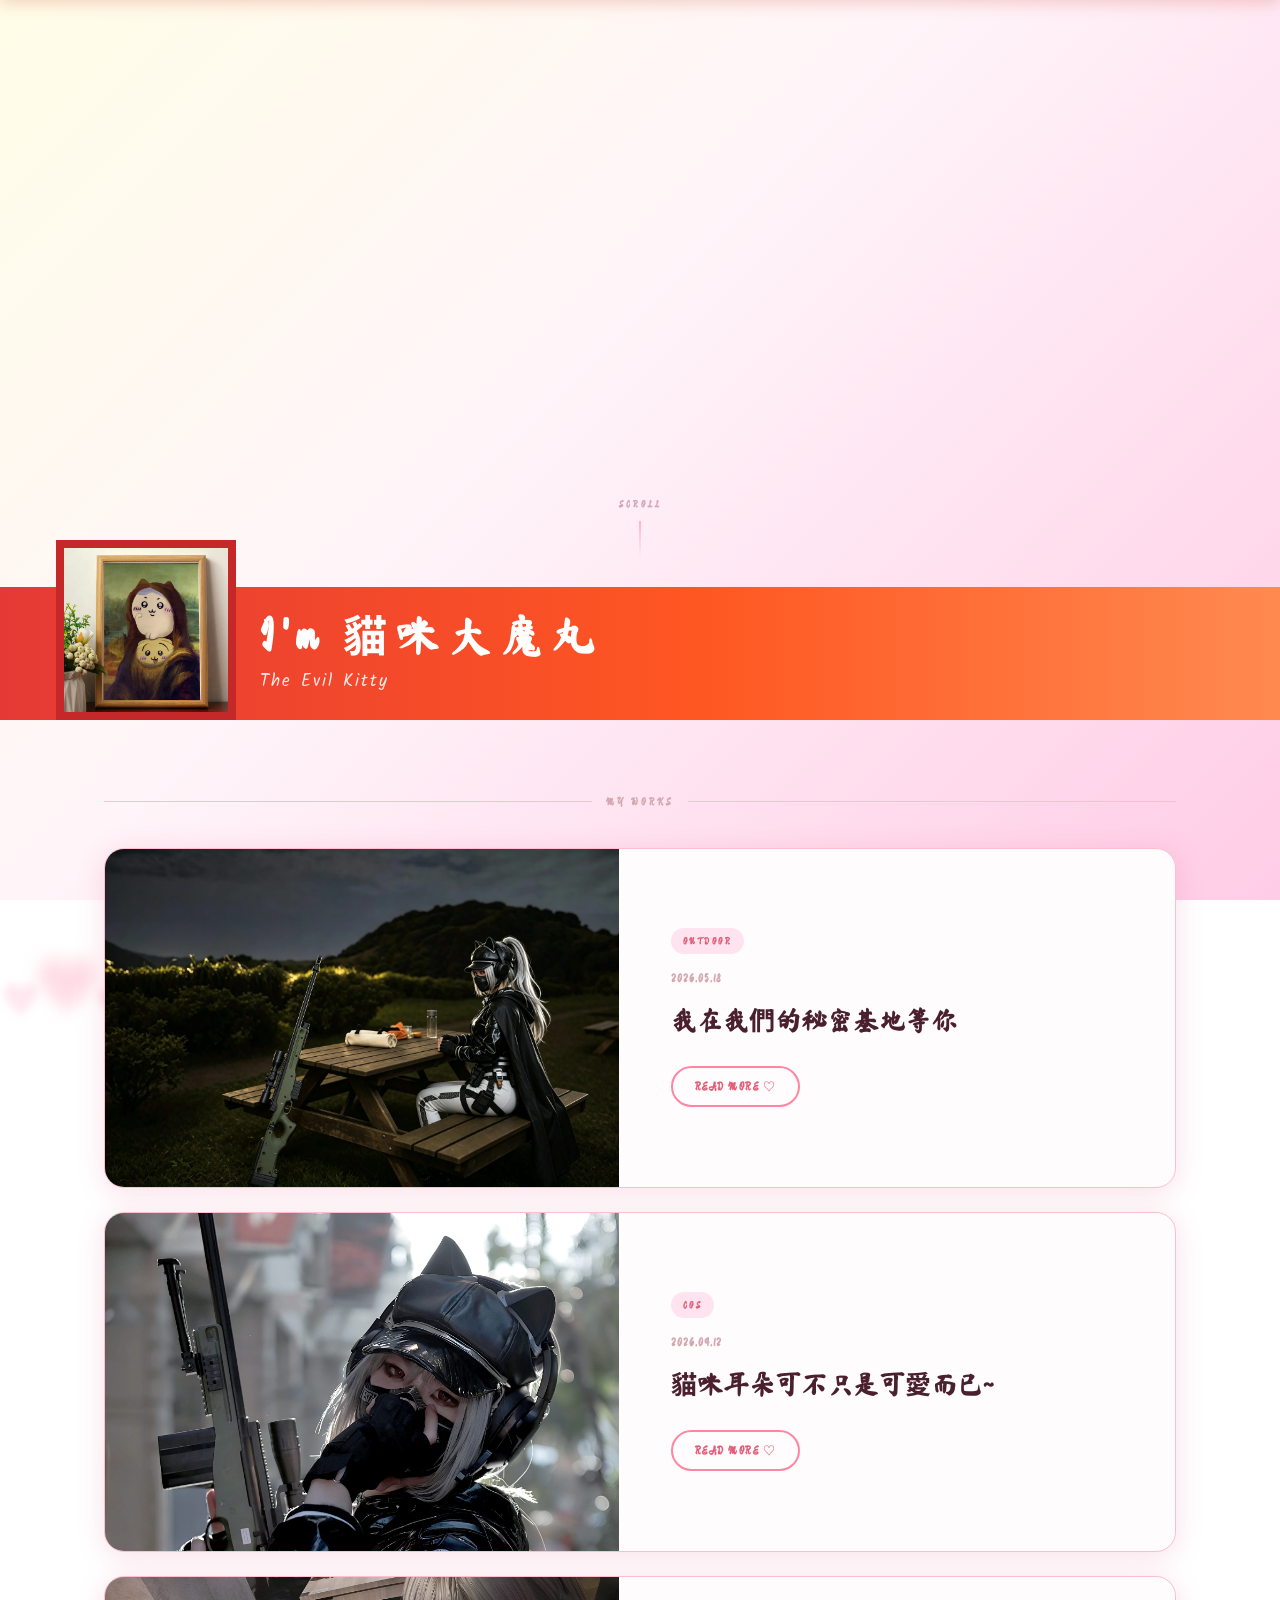
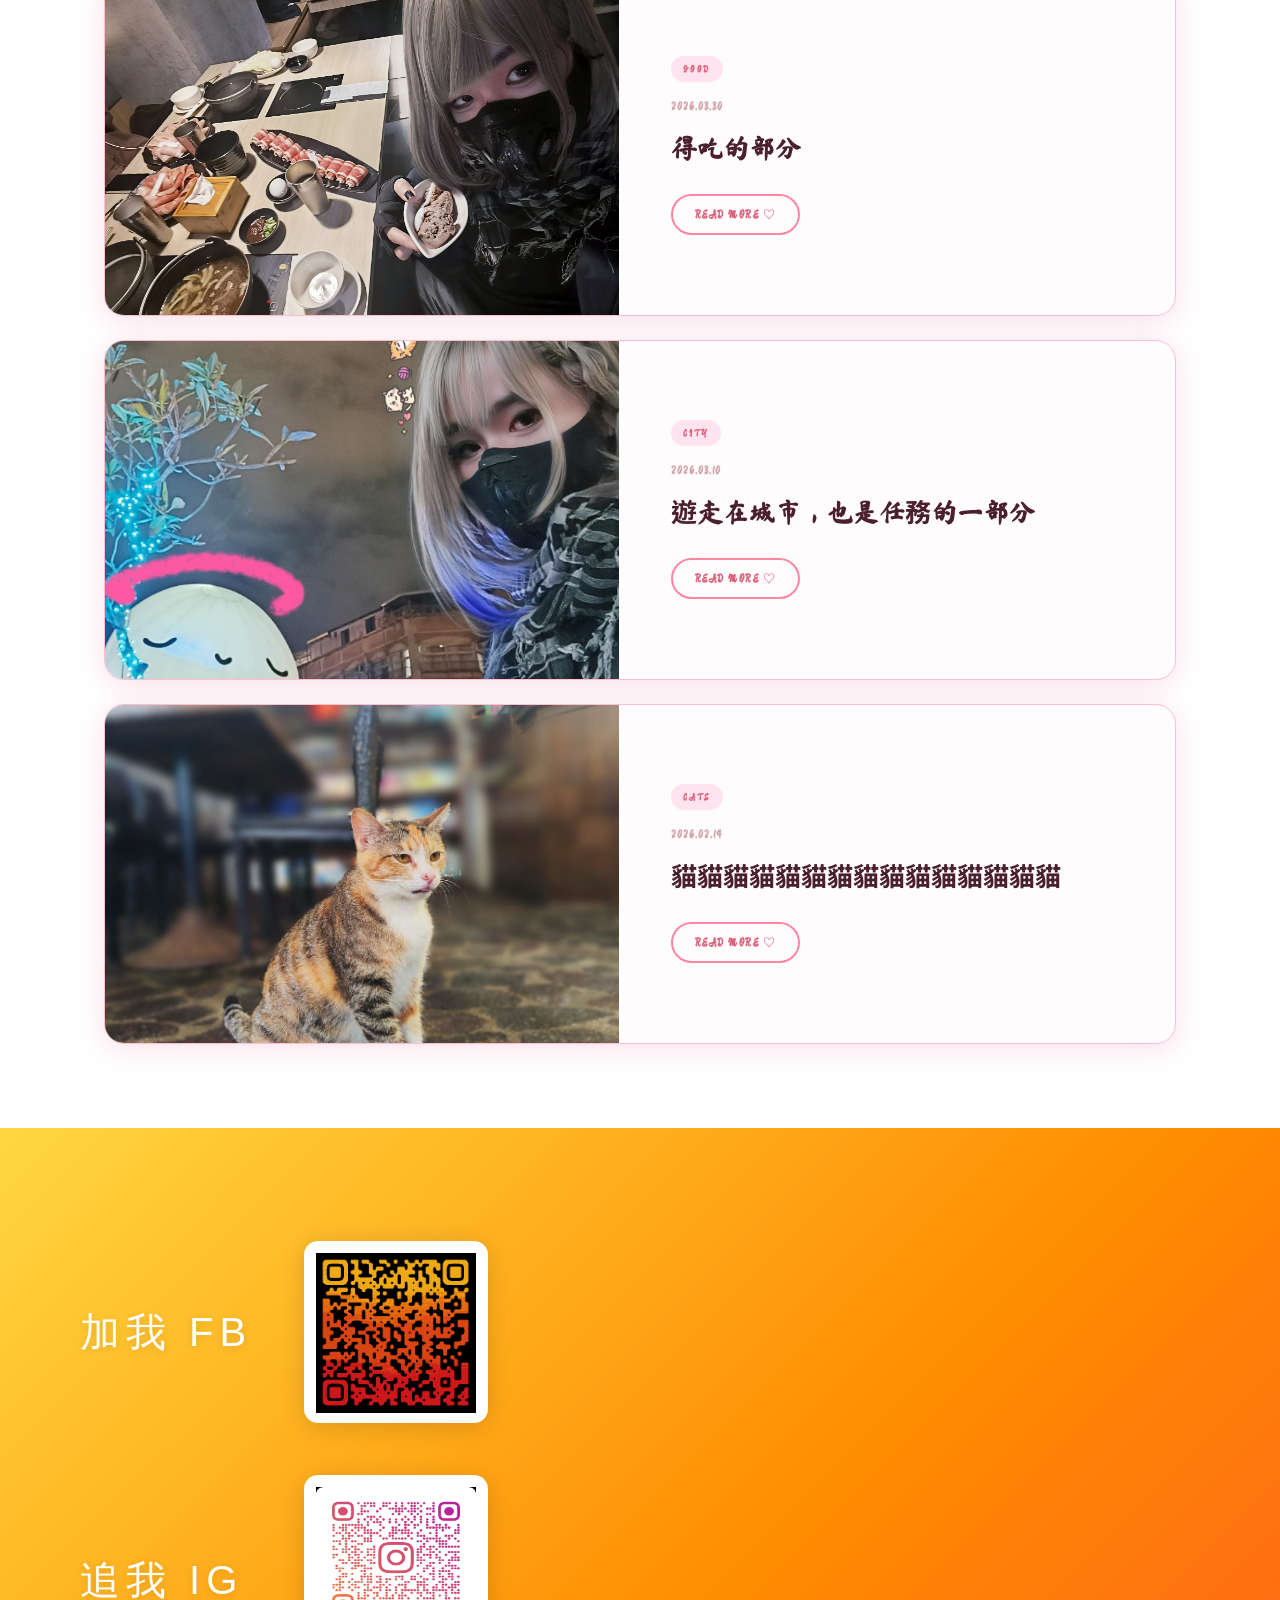
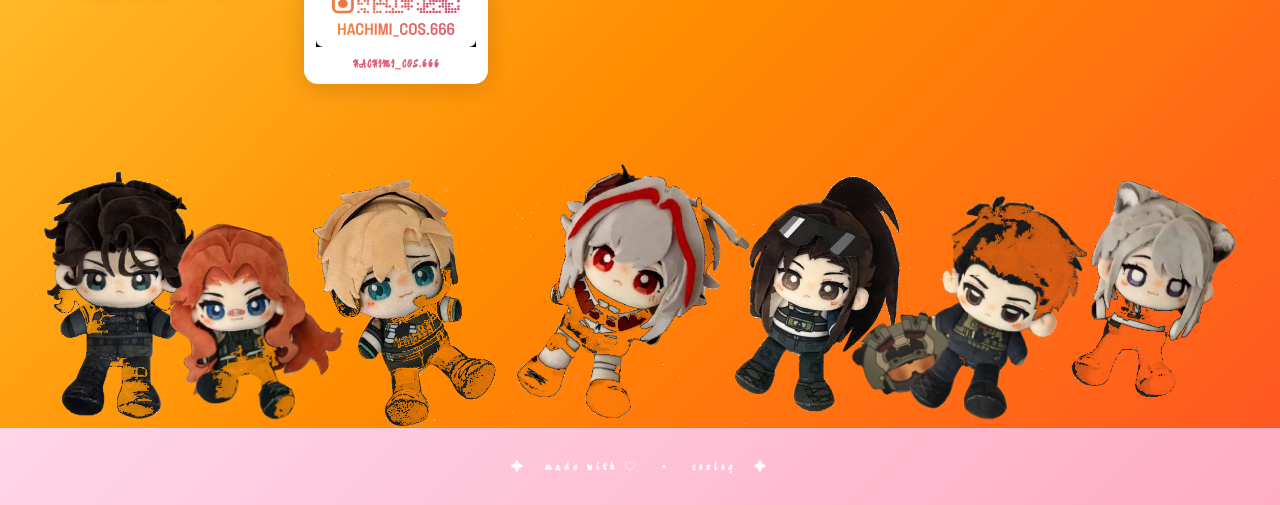
<file: blog/index.html>
<!DOCTYPE html>
<html lang="zh-TW">
<head>
    <meta charset="UTF-8">
    <meta name="viewport" content="width=device-width, initial-scale=1.0">
    <title>貓咪大魔丸 の coslog</title>
    <link rel="stylesheet" href="style.css">
</head>
<body>

<!-- ====== FLOATING HEARTS BACKGROUND ====== -->
<div class="hearts-bg" id="hearts-bg"></div>

<!-- ====== STICKY NAV ====== -->
<nav class="sticky-nav" id="sticky-nav">
    <div class="nav-avatar">
        <img src="../elements/iconsmall.png" alt="avatar">
    </div>
    <span class="nav-brand" data-i18n="nav_brand">貓咪大魔丸 の Profile</span>
    <div class="nav-links">
        <a href="#about" data-i18n="nav_home">主頁</a>
        <a href="#works" data-i18n="nav_works">作品</a>
        <a href="#contact" data-i18n="nav_contact">聯繫我</a>
    </div>
    <div class="lang-wrapper">
        <button class="nav-lang" id="lang-btn" onclick="toggleLangMenu()">繁</button>
        <div class="lang-menu" id="lang-menu">
            <span class="lang-menu-item active" onclick="setLang('zh-tw')">繁體中文</span>
            <span class="lang-menu-item" onclick="setLang('zh-cn')">简体中文</span>
            <span class="lang-menu-item" onclick="setLang('en')">English</span>
            <span class="lang-menu-item" onclick="setLang('ja')">日本語</span>
        </div>
    </div>
</nav>

<!-- ====== SECTION 1 — ABOUT ====== -->
<section class="about-section" id="about">

    <div class="about-space">
        <div class="scroll-hint">
            <span data-i18n="scroll_hint">scroll</span>
            <div class="scroll-line"></div>
        </div>
    </div>

    <div class="about-band">
        <div class="about-photo">
            <img src="../elements/icon.png" alt="貓咪大魔丸">
        </div>
        <div class="about-info">
            <h2 class="about-name" data-i18n="about_name">I'm 貓咪大魔丸</h2>
            <p class="about-subtitle" data-i18n="about_subtitle">The Evil Kitty</p>
        </div>
    </div>

</section>

<!-- ====== SECTION 2 — WORKS ====== -->
<section class="works-section" id="works">
    <div class="container">
        <div class="section-label">
            <span data-i18n="works_label">my works</span>
        </div>

        <div class="posts-list">

            <a class="post-banner" href="post-1.html">
                <div class="banner-image">
                    <img class="slide active" src="../personal_blog/1/1.png" alt="">
                    <img class="slide" src="../personal_blog/1/2.jpg" alt="">
                </div>
                <div class="banner-body">
                    <span class="banner-tag">outdoor</span>
                    <p class="banner-date">2026.05.18</p>
                    <h2 class="banner-title" data-post-title="1">you know where i am, come find me</h2>
                    <span class="read-more-btn">read more ♡</span>
                </div>
            </a>

            <a class="post-banner" href="post-2.html">
                <div class="banner-image">
                    <img class="slide active" src="../personal_blog/2/1.jpg" alt="">
                    <img class="slide" src="../personal_blog/2/2.jpg" alt="">
                    <img class="slide" src="../personal_blog/2/3.jpg" alt="">
                    <img class="slide" src="../personal_blog/2/4.jpg" alt="">
                </div>
                <div class="banner-body">
                    <span class="banner-tag">cos</span>
                    <p class="banner-date">2026.04.12</p>
                    <h2 class="banner-title" data-post-title="2">貓咪耳朵不只是可愛而已</h2>
                    <span class="read-more-btn">read more ♡</span>
                </div>
            </a>

            <a class="post-banner" href="post-3.html">
                <div class="banner-image">
                    <img class="slide active" src="../personal_blog/3/1.jpg" alt="">
                    <img class="slide" src="../personal_blog/3/2.jpg" alt="">
                    <img class="slide" src="../personal_blog/3/3.jpg" alt="">
                </div>
                <div class="banner-body">
                    <span class="banner-tag">food</span>
                    <p class="banner-date">2026.03.30</p>
                    <h2 class="banner-title" data-post-title="3">得吃的部分</h2>
                    <span class="read-more-btn">read more ♡</span>
                </div>
            </a>

            <a class="post-banner" href="post-4.html">
                <div class="banner-image">
                    <img class="slide active" src="../personal_blog/4/1.jpg" alt="">
                    <img class="slide" src="../personal_blog/4/2.jpg" alt="">
                    <img class="slide" src="../personal_blog/4/3.jpg" alt="">
                </div>
                <div class="banner-body">
                    <span class="banner-tag">city</span>
                    <p class="banner-date">2026.03.10</p>
                    <h2 class="banner-title" data-post-title="4">遊走在城市，也是任務的一部分</h2>
                    <span class="read-more-btn">read more ♡</span>
                </div>
            </a>

            <a class="post-banner" href="post-5.html">
                <div class="banner-image">
                    <img class="slide active" src="../personal_blog/5/1.jpg" alt="">
                    <img class="slide" src="../personal_blog/5/2.jpg" alt="">
                    <img class="slide" src="../personal_blog/5/3.jpg" alt="">
                    <img class="slide" src="../personal_blog/5/4.jpg" alt="">
                    <img class="slide" src="../personal_blog/5/5.jpg" alt="">
                </div>
                <div class="banner-body">
                    <span class="banner-tag">cats</span>
                    <p class="banner-date">2026.02.14</p>
                    <h2 class="banner-title" data-post-title="5">貓貓貓貓貓貓貓貓貓貓貓貓貓貓貓貓貓</h2>
                    <span class="read-more-btn">read more ♡</span>
                </div>
            </a>

        </div>
    </div>
</section>

<!-- ====== SECTION 3 — CONTACT ====== -->
<section class="contact-section" id="contact">

    <div class="contact-content">
        <a class="qr-row" href="https://www.facebook.com/profile.php?id=100038332429070" target="_blank" rel="noopener">
            <span class="qr-label" data-i18n="contact_fb">加我 FB</span>
            <div class="qr-card">
                <img src="../elements/fb.png" alt="Facebook QR">
            </div>
        </a>
        <a class="qr-row" href="https://www.instagram.com/hachimi_cos.666/" target="_blank" rel="noopener">
            <span class="qr-label" data-i18n="contact_ig">追我 IG</span>
            <div class="qr-card">
                <img src="../elements/ig.png" alt="Instagram QR">
                <span class="qr-handle">HACHIMI_COS.666</span>
            </div>
        </a>
    </div>

    <!-- Doll decorations scattered at the bottom -->
    <div class="dolls-strip">
        <img class="doll-img" src="../elements/1.png" alt="" style="left:-1%;height:262px">
        <img class="doll-img" src="../elements/2.png" alt="" style="left:10%;height:238px">
        <img class="doll-img" src="../elements/3.png" alt="" style="left:23%;height:254px">
        <img class="doll-img" src="../elements/4.png" alt="" style="left:37%;height:275px">
        <img class="doll-img" src="../elements/5.png" alt="" style="left:52%;height:260px">
        <img class="doll-img" src="../elements/6.png" alt="" style="left:66%;height:242px">
        <img class="doll-img" src="../elements/7.png" alt="" style="left:80%;height:256px">
    </div>

</section>

<!-- ====== FOOTER ====== -->
<footer class="site-footer">
    <p>✦ &nbsp; made with ♡ &nbsp; · &nbsp; coslog &nbsp; ✦</p>
</footer>

<script>
(function () {

    /* ---- i18n ---- */
    var LANGS = ['zh-tw', 'zh-cn', 'en', 'ja'];
    var LANG_LABELS = { 'zh-tw': '繁', 'zh-cn': '简', 'en': 'EN', 'ja': '日' };
    var LANG_LINE   = { 'zh-tw': 0, 'zh-cn': 1, 'en': 2, 'ja': 3 };

    var i18n = {
        'zh-tw': {
            'nav_brand':     '貓咪大魔丸 の Profile',
            'nav_home':      '主頁',
            'nav_works':     '作品',
            'nav_contact':   '聯繫我',
            'about_name':    "I'm 貓咪大魔丸",
            'about_subtitle':'The Evil Kitty',
            'scroll_hint':   'scroll',
            'works_label':   'my works',
            'contact_fb':    '加我 FB',
            'contact_ig':    '追我 IG',
        },
        'zh-cn': {
            'nav_brand':     '猫咪大魔丸 の Profile',
            'nav_home':      '主页',
            'nav_works':     '作品',
            'nav_contact':   '联系我',
            'about_name':    "I'm 猫咪大魔丸",
            'about_subtitle':'The Evil Kitty',
            'scroll_hint':   'scroll',
            'works_label':   '我的作品',
            'contact_fb':    '加我 FB',
            'contact_ig':    '追我 IG',
        },
        'en': {
            'nav_brand':     '貓咪大魔丸 · Profile',
            'nav_home':      'Home',
            'nav_works':     'Works',
            'nav_contact':   'Contact',
            'about_name':    "I'm 貓咪大魔丸",
            'about_subtitle':'The Evil Kitty',
            'scroll_hint':   'scroll',
            'works_label':   'my works',
            'contact_fb':    'Add me on FB',
            'contact_ig':    'Follow me on IG',
        },
        'ja': {
            'nav_brand':     '猫耳魔丸 の Profile',
            'nav_home':      'ホーム',
            'nav_works':     '作品',
            'nav_contact':   '連絡先',
            'about_name':    "I'm 貓咪大魔丸",
            'about_subtitle':'The Evil Kitty',
            'scroll_hint':   'スクロール',
            'works_label':   '作品集',
            'contact_fb':    'FBを追加',
            'contact_ig':    'IGをフォロー',
        }
    };

    var currentLang = 'zh-tw';
    var postTitles  = {};   /* { 1: ['zh-tw', 'zh-cn', 'en', 'ja'], ... } */

    /* Apply one post's title to its banner element */
    function applyPostTitle(id) {
        var el    = document.querySelector('[data-post-title="' + id + '"]');
        var lines = postTitles[id];
        if (!el || !lines || !lines.length) return;
        var idx = LANG_LINE[currentLang] !== undefined ? LANG_LINE[currentLang] : 0;
        el.textContent = lines[idx] || el.textContent;
    }

    function applyLang(lang) {
        currentLang = lang;
        localStorage.setItem('lang', lang);
        document.documentElement.lang = lang === 'zh-tw' ? 'zh-TW' : lang === 'zh-cn' ? 'zh-CN' : lang;
        var data = i18n[lang] || i18n['zh-tw'];
        document.querySelectorAll('[data-i18n]').forEach(function (el) {
            var key = el.getAttribute('data-i18n');
            if (data[key] !== undefined) el.textContent = data[key];
        });
        var btn = document.getElementById('lang-btn');
        if (btn) btn.textContent = LANG_LABELS[lang] || lang;
        document.querySelectorAll('.lang-menu-item').forEach(function (item, idx) {
            item.classList.toggle('active', LANGS[idx] === lang);
        });
        /* update all banner titles */
        [1, 2, 3, 4, 5].forEach(applyPostTitle);
    }

    window.setLang = function (lang) {
        applyLang(lang);
        var menu = document.getElementById('lang-menu');
        if (menu) menu.classList.remove('open');
    };

    window.toggleLangMenu = function () {
        var menu = document.getElementById('lang-menu');
        if (menu) menu.classList.toggle('open');
    };

    document.addEventListener('click', function (e) {
        if (!e.target.closest('.lang-wrapper')) {
            var menu = document.getElementById('lang-menu');
            if (menu) menu.classList.remove('open');
        }
    });

    /* ---- Floating Hearts ---- */
    var container = document.getElementById('hearts-bg');
    var COUNT = 26;
    var COLORS = [
        [255, 182, 200],
        [255, 150, 175],
        [255, 105, 140],
        [255, 200, 215],
        [240,  96, 128],
    ];

    function rand(min, max) { return Math.random() * (max - min) + min; }

    for (var i = 0; i < COUNT; i++) {
        (function () {
            var el = document.createElement('div');
            el.className = 'heart';
            el.textContent = '♥';

            var size    = rand(18, 108);
            var blur    = Math.pow((size - 18) / 90, 0.75) * 13;
            var c       = COLORS[Math.floor(Math.random() * COLORS.length)];
            var opacity = rand(0.25, 0.62);
            var xPct    = rand(0, 52);
            var drift   = rand(-25, 55);
            var rot     = rand(-22, 22);
            var dur     = rand(11, 24);
            var delay   = rand(0, 18);

            el.style.cssText = [
                'bottom:-120px',
                'left:' + xPct.toFixed(1) + '%',
                'font-size:' + size.toFixed(1) + 'px',
                'color:rgba(' + c[0] + ',' + c[1] + ',' + c[2] + ',' + opacity.toFixed(2) + ')',
                'filter:blur(' + blur.toFixed(1) + 'px)',
                '--drift:' + drift.toFixed(1) + 'px',
                '--rot:' + rot.toFixed(1) + 'deg',
                'animation:floatHeart ' + dur.toFixed(1) + 's linear ' + delay.toFixed(1) + 's infinite',
                'position:absolute',
                'line-height:1',
                'pointer-events:none',
            ].join(';');

            container.appendChild(el);
        })();
    }

    /* ---- Sticky Nav ---- */
    var stickyNav = document.getElementById('sticky-nav');

    window.addEventListener('scroll', function () {
        stickyNav.classList.toggle('visible', window.scrollY > 320);
    }, { passive: true });

    /* ---- Hover-triggered loop slideshow ---- */
    document.querySelectorAll('.banner-image').forEach(function (wrap) {
        var slides = Array.from(wrap.querySelectorAll('.slide'));
        if (slides.length <= 1) return;
        var cur = 0, timer = null;

        wrap.addEventListener('mouseenter', function () {
            timer = setInterval(function () {
                slides[cur].classList.remove('active');
                cur = (cur + 1) % slides.length;
                slides[cur].classList.add('active');
            }, 1000);
        });

        wrap.addEventListener('mouseleave', function () {
            clearInterval(timer);
            timer = null;
            slides[cur].classList.remove('active');
            cur = 0;
            slides[0].classList.add('active');
        });
    });

    /* ---- Init: restore language & fetch post titles ---- */
    var savedLang = localStorage.getItem('lang') || 'zh-tw';
    applyLang(savedLang);

    [1, 2, 3, 4, 5].forEach(function (id) {
        fetch('../personal_blog/' + id + '/title.txt')
            .then(function (r) { return r.text(); })
            .then(function (t) {
                postTitles[id] = t.split('\n').map(function (l) { return l.trim(); });
                applyPostTitle(id);
            })
            .catch(function () {});
    });

})();
</script>

</body>
</html>
</file>
<file: blog/style.css>
@import url('https://fonts.googleapis.com/css2?family=Ma+Shan+Zheng&family=Noto+Sans+TC:wght@300;400;500;700&family=Noto+Sans+JP:wght@400;700&family=Kalam:wght@400;700&display=swap');

*, *::before, *::after { box-sizing: border-box; margin: 0; padding: 0; }

:root {
    --bg-card: #fffcfd;
    --pink-100: #ffe4ef;
    --pink-200: #ffbdcf;
    --pink-300: #ff85a1;
    --pink-400: #e0607a;
    --text-900: #4a1f2e;
    --text-700: #7a4055;
    --text-300: #d4a8b0;
    --shadow: 0 2px 16px rgba(220,80,120,.1);
    --shadow-md: 0 4px 28px rgba(220,80,120,.18);
    --shadow-lg: 0 8px 48px rgba(220,80,120,.28);
    --r: 20px;
    --r-sm: 12px;
    --red-grad: linear-gradient(90deg, #E53935 0%, #FF5722 55%, #FF8A50 100%);
    --warm-grad: linear-gradient(135deg, #FFD740 0%, #FF8C00 55%, #FF5722 100%);
}

html { scroll-behavior: smooth; }

/* Cream → pink fixed background */
body {
    font-family: 'Ma Shan Zheng', 'Noto Sans TC', 'PingFang TC', 'Microsoft JhengHei', sans-serif;
    background: linear-gradient(135deg, #FFFDE7 0%, #FFF5F9 42%, #FFCCE6 100%);
    background-attachment: fixed;
    color: var(--text-900);
    min-height: 100vh;
    line-height: 1.8;
}

::-webkit-scrollbar { width: 7px; }
::-webkit-scrollbar-track { background: #ffe4ef; }
::-webkit-scrollbar-thumb { background: var(--pink-300); border-radius: 4px; }

/* ==========================================
   FLOATING HEARTS
   ========================================== */
.hearts-bg {
    position: fixed;
    inset: 0;
    z-index: 1;
    pointer-events: none;
}

@keyframes floatHeart {
    0%   { transform: translateX(0) translateY(0) rotate(0deg); opacity: 0; }
    8%   { opacity: 1; }
    84%  { opacity: 1; }
    100% {
        transform: translateX(var(--drift,20px)) translateY(calc(-120vh - 500px)) rotate(var(--rot,10deg));
        opacity: 0;
    }
}

/* ==========================================
   STICKY NAV  (red→orange, slides in on scroll)
   ========================================== */
.sticky-nav {
    position: fixed;
    top: 0; left: 0; right: 0;
    z-index: 100;
    background: var(--red-grad);
    height: 64px;
    padding: 0 36px;
    display: flex;
    align-items: center;
    gap: 18px;
    transform: translateY(-100%);
    transition: transform .32s ease;
    box-shadow: 0 2px 16px rgba(200,60,40,.25);
}

.sticky-nav.visible { transform: translateY(0); }

.nav-avatar {
    width: 46px; height: 46px;
    border-radius: 50%;
    border: 2.5px solid rgba(255,255,255,.65);
    overflow: hidden;
    flex-shrink: 0;
}

.nav-avatar img { width: 100%; height: 100%; object-fit: cover; display: block; }

.nav-avatar-placeholder {
    width: 100%; height: 100%;
    background: rgba(255,255,255,.25);
    display: flex; align-items: center; justify-content: center;
    font-size: 22px; color: white;
}

.nav-brand {
    font-family: 'Ma Shan Zheng', 'Noto Sans TC', sans-serif;
    font-size: 15px;
    color: white;
    letter-spacing: 2px;
    flex: 1;
    white-space: nowrap;
}

.nav-links {
    display: flex;
    gap: 28px;
}

.nav-links a {
    font-family: 'Ma Shan Zheng', 'Noto Sans TC', sans-serif;
    font-size: 17px;
    color: white;
    text-decoration: none;
    letter-spacing: 2px;
    transition: opacity .2s;
}

.nav-links a:hover { opacity: .72; }

.nav-lang {
    font-family: 'Ma Shan Zheng', 'Noto Sans TC', sans-serif;
    font-size: 17px;
    color: white;
    letter-spacing: 2px;
    background: none;
    border: none;
    cursor: pointer;
    padding: 4px 8px;
    border-radius: 6px;
    transition: background .2s;
}

.nav-lang:hover { background: rgba(255,255,255,.15); }

.lang-wrapper { position: relative; margin-left: 6px; }

.lang-menu {
    position: absolute;
    top: calc(100% + 10px);
    right: 0;
    background: rgba(170, 30, 10, 0.97);
    border-radius: 10px;
    overflow: hidden;
    display: none;
    box-shadow: 0 4px 24px rgba(0,0,0,.25);
    min-width: 132px;
    z-index: 200;
}

.lang-menu.open { display: block; }

.lang-menu-item {
    display: block;
    padding: 11px 18px;
    color: white;
    font-family: 'Ma Shan Zheng', 'Noto Sans TC', sans-serif;
    font-size: 15px;
    letter-spacing: 1px;
    cursor: pointer;
    transition: background .15s;
    user-select: none;
}

.lang-menu-item:hover { background: rgba(255,255,255,.15); }
.lang-menu-item.active { background: rgba(255,255,255,.22); }

/* ==========================================
   ABOUT SECTION  (page 1, 16:9 viewport)
   ========================================== */
.about-section {
    aspect-ratio: 16 / 9;
    display: flex;
    flex-direction: column;
    position: relative;
    z-index: 2;
}

.about-space {
    flex: 1;
    display: flex;
    align-items: flex-end;
    justify-content: center;
    padding-bottom: 30px;
}

.scroll-hint {
    display: flex;
    flex-direction: column;
    align-items: center;
    gap: 8px;
    color: rgba(155, 90, 110, 0.48);
    font-size: 10px; font-weight: 700;
    letter-spacing: 3px; text-transform: uppercase;
    animation: hintBounce 2.2s ease-in-out infinite;
    user-select: none;
}

.scroll-line { width: 1.5px; height: 36px; background: linear-gradient(to bottom, rgba(255,133,161,.55), transparent); }

@keyframes hintBounce {
    0%, 100% { transform: translateY(0); }
    50% { transform: translateY(8px); }
}

/* Red-orange band at bottom of about section */
.about-band {
    background: var(--red-grad);
    padding: 22px 60px 22px 260px;
    min-height: 108px;
    display: flex;
    align-items: center;
    position: relative;
}

/* Profile photo — sticks up from the band */
.about-photo {
    position: absolute;
    left: 56px;
    bottom: 0;
    width: 180px;
    height: 180px;
    border: 8px solid #c42828;
    overflow: hidden;
    background: white;
}

.about-photo img { width: 100%; height: 100%; object-fit: cover; display: block; }

.about-photo-placeholder {
    width: 100%; height: 100%;
    background: linear-gradient(135deg, #ffe4ef, #ffbdcf);
    display: flex; align-items: center; justify-content: center;
    font-size: 64px; color: var(--pink-300);
}

.about-info { color: white; }

.about-name {
    font-family: 'Ma Shan Zheng', 'Noto Sans TC', sans-serif;
    font-size: clamp(28px, 4vw, 44px);
    letter-spacing: 8px;
    line-height: 1.2;
    margin-bottom: 6px;
}

.about-subtitle {
    font-family: 'Kalam', 'Ma Shan Zheng', cursive;
    font-size: 17px;
    letter-spacing: 2px;
    color: rgba(255,255,255,.88);
}

#works, #contact { scroll-margin-top: 70px; }

/* ==========================================
   WORKS SECTION  (transparent, shows body bg + hearts)
   ========================================== */
.works-section {
    position: relative;
    z-index: 2;
    padding: 72px 0 84px;
}

.container { max-width: 1120px; margin: 0 auto; padding: 0 24px; }

.section-label {
    display: flex;
    align-items: center;
    gap: 14px;
    font-size: 11px;
    font-weight: 700;
    letter-spacing: 3px;
    text-transform: uppercase;
    color: var(--text-300);
    margin-bottom: 36px;
}

.section-label::before, .section-label::after {
    content: ''; flex: 1; height: 1px;
    background: var(--pink-200);
}

.posts-list { display: flex; flex-direction: column; gap: 24px; }

/* Post banner */
.post-banner {
    display: grid;
    grid-template-columns: 48% 52%;
    background: var(--bg-card);
    border-radius: var(--r);
    border: 1px solid var(--pink-200);
    box-shadow: var(--shadow-md);
    overflow: hidden;
    text-decoration: none;
    color: inherit;
    min-height: 340px;
    transition: box-shadow .35s, transform .35s;
}

.post-banner:hover { box-shadow: var(--shadow-lg); transform: translateY(-4px); }

.banner-image { position: relative; overflow: hidden; }

.banner-image .slide {
    position: absolute; inset: 0;
    width: 100%; height: 100%;
    object-fit: cover;
    opacity: 0;
    transition: opacity .55s ease;
}

.banner-image .slide.active { opacity: 1; }

.banner-body {
    padding: 44px 52px;
    display: flex;
    flex-direction: column;
    justify-content: center;
}

.banner-tag {
    display: inline-block;
    background: var(--pink-100);
    color: var(--pink-400);
    font-size: 10px; font-weight: 800;
    letter-spacing: 2.5px;
    text-transform: uppercase;
    padding: 4px 12px;
    border-radius: 20px;
    margin-bottom: 14px;
    width: fit-content;
}

.banner-date { font-size: 12px; color: var(--text-300); font-weight: 700; letter-spacing: 1px; margin-bottom: 12px; }

.banner-title {
    font-family: 'Ma Shan Zheng', 'Noto Sans TC', sans-serif;
    font-size: 26px; line-height: 1.45;
    color: var(--text-900);
    margin-bottom: 26px;
}

.read-more-btn {
    display: inline-flex; align-items: center; gap: 6px;
    color: var(--pink-400);
    font-size: 12px; font-weight: 800;
    letter-spacing: 1.5px; text-transform: uppercase;
    padding: 8px 22px;
    border: 2px solid var(--pink-300);
    border-radius: 30px;
    width: fit-content;
    transition: .25s;
}

.post-banner:hover .read-more-btn { background: var(--pink-300); color: white; }

/* ==========================================
   CONTACT SECTION  (warm yellow→orange, page 3)
   ========================================== */
.contact-section {
    background: var(--warm-grad);
    min-height: 100vh;
    position: relative;
    z-index: 2;
    overflow: hidden;
}

.contact-content {
    display: flex;
    flex-direction: column;
    gap: 52px;
    align-items: flex-start;
    justify-content: center;
    min-height: 100vh;
    padding: 80px 80px 310px;
}

/* Doll characters scattered at the bottom */
.dolls-strip {
    position: absolute;
    bottom: 0;
    left: 0;
    right: 0;
    height: 285px;
    pointer-events: none;
}

.doll-img {
    position: absolute;
    bottom: 0;
    width: auto;
}

.qr-row {
    display: flex;
    align-items: center;
    gap: 44px;
    text-decoration: none;
    transition: transform .25s;
}

.qr-row:hover { transform: translateX(8px); }

.qr-label {
    font-family: 'ZCOOL QingKe HuangYou', sans-serif;
    font-size: clamp(28px, 4vw, 40px);
    color: white;
    letter-spacing: 6px;
    min-width: 180px;
    text-shadow: 0 2px 8px rgba(0,0,0,.12);
}

.qr-card {
    background: white;
    border-radius: 14px;
    padding: 12px 12px 10px;
    box-shadow: 0 4px 24px rgba(0,0,0,.15);
    text-align: center;
}

.qr-card img { width: 160px; height: 160px; display: block; }

.qr-handle {
    display: block;
    font-size: 11px;
    font-weight: 800;
    letter-spacing: 1px;
    color: #E0607A;
    margin-top: 7px;
}

.qr-placeholder {
    width: 160px; height: 160px;
    background: #f5f5f5;
    display: flex; align-items: center; justify-content: center;
    color: #bbb;
    font-size: 13px;
    font-weight: 700;
    letter-spacing: 1px;
}

/* ==========================================
   FOOTER
   ========================================== */
.site-footer {
    background: linear-gradient(135deg, #ffd6e8, #ffadc5);
    text-align: center;
    padding: 28px 20px;
    position: relative;
    z-index: 2;
}

.site-footer p { color: rgba(255,255,255,.9); font-size: 12px; font-weight: 700; letter-spacing: 4px; }

/* ==========================================
   POST DETAIL PAGE — NEW LAYOUT
   ========================================== */
.post-detail-container {
    display: flex;
    flex-direction: column;
    min-height: 100vh;
    background: white;
}

.post-detail-top {
    background: var(--red-grad);
    height: 120px;
    display: flex;
    align-items: center;
    padding: 0 60px;
    position: relative;
    box-shadow: 0 4px 16px rgba(200,60,40,.15);
}

.post-detail-nav {
    display: flex;
    align-items: center;
    justify-content: space-between;
    width: 100%;
}

.post-detail-back {
    color: white;
    text-decoration: none;
    font-family: 'Ma Shan Zheng', 'Noto Sans TC', sans-serif;
    font-size: 14px;
    letter-spacing: 2px;
    padding: 6px 14px;
    border: 1.5px solid rgba(255,255,255,.5);
    border-radius: 6px;
    transition: .25s;
}

.post-detail-back:hover { background: rgba(255,255,255,.1); }

.post-detail-title {
    font-family: 'Ma Shan Zheng', 'Noto Sans TC', sans-serif;
    font-size: 20px;
    color: white;
    letter-spacing: 3px;
    flex: 1;
    text-align: center;
}

.post-detail-middle {
    flex: 1;
    display: grid;
    grid-template-columns: 1fr 1fr;
    gap: 0;
    background: white;
}

.post-detail-images {
    position: relative;
    overflow: hidden;
    background: #f5f5f5;
}

.post-detail-images img {
    width: 100%;
    height: 100%;
    object-fit: cover;
    display: block;
    transition: opacity .55s ease;
}

.post-detail-images img:not(.active) {
    opacity: 0;
    position: absolute;
    inset: 0;
}

.post-detail-content {
    background: linear-gradient(135deg, #ffe4ef 0%, #ffcce6 100%);
    padding: 60px;
    display: flex;
    flex-direction: column;
    justify-content: center;
}

.post-detail-content h2 {
    font-family: 'Ma Shan Zheng', 'Noto Sans TC', sans-serif;
    font-size: 32px;
    color: var(--text-900);
    line-height: 1.4;
    margin-bottom: 28px;
    letter-spacing: 2px;
}

.post-detail-content .text-block {
    font-family: 'Ma Shan Zheng', 'Noto Sans TC', 'PingFang TC', 'Microsoft JhengHei', sans-serif;
    font-size: 15px;
    line-height: 1.8;
    color: var(--text-700);
    margin-bottom: 18px;
}

.post-detail-bottom {
    background: var(--warm-grad);
    height: 100px;
    display: flex;
    align-items: center;
    padding: 0 60px;
    position: relative;
}

.post-detail-footer-text {
    font-family: 'Ma Shan Zheng', 'Noto Sans TC', sans-serif;
    font-size: 14px;
    color: white;
    letter-spacing: 2px;
}

/* ==========================================
   POST PAGE — HERO
   ========================================== */
.post-hero {
    background: linear-gradient(150deg, #ffd6e8 0%, #ffadc5 50%, #ff85a1 100%);
    padding: 52px 24px 60px;
    text-align: center;
    position: relative;
}

.back-link {
    position: absolute; top: 22px; left: 22px;
    display: inline-flex; align-items: center; gap: 6px;
    color: rgba(255,255,255,.9);
    text-decoration: none;
    font-size: 11px; font-weight: 800; letter-spacing: 1.5px;
    text-transform: uppercase;
    padding: 5px 14px;
    border: 1.5px solid rgba(255,255,255,.5);
    border-radius: 20px;
    transition: .25s;
}

.back-link:hover { background: rgba(255,255,255,.2); border-color: white; }

.post-hero-tag {
    display: inline-block;
    background: rgba(255,255,255,.25); color: white;
    font-size: 10px; font-weight: 800; letter-spacing: 2.5px;
    text-transform: uppercase;
    padding: 4px 16px; border-radius: 20px;
    margin-bottom: 18px;
}

.post-hero-title {
    font-family: 'ZCOOL QingKe HuangYou', 'Pacifico', sans-serif;
    font-size: clamp(26px, 5vw, 50px);
    color: white;
    text-shadow: 0 2px 10px rgba(140,20,60,.2);
    line-height: 1.3;
    max-width: 680px;
    margin: 0 auto 16px;
}

.post-hero-date { color: rgba(255,255,255,.75); font-size: 12px; font-weight: 700; letter-spacing: 2px; }

/* ==========================================
   POST PAGE — BODY
   ========================================== */
.post-body { max-width: 760px; margin: 0 auto; padding: 52px 24px 64px; }

.gallery { display: grid; gap: 8px; margin-bottom: 48px; }
.gallery-1 { grid-template-columns: 1fr; }
.gallery-2 { grid-template-columns: 1fr 1fr; }
.gallery-3 { grid-template-columns: 1fr 1fr; }
.gallery-4 { grid-template-columns: 1fr 1fr; }
.gallery-5 { grid-template-columns: 1fr 1fr; }

.gallery img {
    width: 100%; height: 100%; object-fit: cover; display: block;
    border-radius: 12px; aspect-ratio: 4/3; transition: opacity .3s;
}

.gallery img:hover { opacity: .9; }
.gallery-3 .g-main, .gallery-5 .g-main { grid-column: 1/-1; aspect-ratio: 16/9; }

.deco { text-align: center; color: var(--pink-300); font-size: 17px; letter-spacing: 10px; margin: 32px 0; }

.lang-block {
    margin-bottom: 20px; padding: 24px 28px;
    background: var(--bg-card);
    border-radius: var(--r-sm);
    border-left: 3px solid var(--pink-300);
    box-shadow: var(--shadow);
}

.lang-block:nth-child(2) { border-left-color: var(--pink-200); }
.lang-block:nth-child(3) { border-left-color: var(--pink-100); }

.lang-tag {
    display: inline-block;
    font-size: 10px; font-weight: 800; letter-spacing: 2px; text-transform: uppercase;
    color: var(--pink-400); background: var(--pink-100);
    padding: 2px 10px; border-radius: 10px; margin-bottom: 14px;
}

.lang-block p { font-size: 15.5px; line-height: 2; color: var(--text-700); }
.lang-zh p { font-family: 'Ma Shan Zheng','Noto Sans TC',sans-serif; font-size: 16px; color: var(--text-900); }
.lang-en p { font-style: italic; }
.lang-ja p { font-family: 'Noto Sans TC',sans-serif; }

.post-nav {
    max-width: 760px; margin: 0 auto 60px; padding: 0 24px;
    display: flex; gap: 14px; justify-content: space-between;
}

.post-nav a {
    flex: 1; padding: 14px 18px;
    background: var(--bg-card); border: 1px solid var(--pink-200);
    border-radius: var(--r-sm);
    text-decoration: none; color: var(--text-900);
    font-size: 13px; font-weight: 600; transition: .25s;
}

.post-nav a:hover { background: var(--pink-100); border-color: var(--pink-300); transform: translateY(-2px); box-shadow: var(--shadow); }

.nav-dir { display: block; font-size: 10px; color: var(--pink-400); font-weight: 800; letter-spacing: 1.5px; text-transform: uppercase; margin-bottom: 4px; }
.nav-prev { text-align: left; }
.nav-next { text-align: right; }
.post-nav .spacer { flex: 1; }

/* ==========================================
   POST EG LAYOUT  (matches eg/1-5 design)
   ========================================== */
.post-eg-layout {
    min-height: 100vh;
    padding-top: 64px;
    display: flex;
    align-items: center;
    background: linear-gradient(160deg, #fff8fa 0%, #fff0f5 60%, #ffe8f2 100%);
    position: relative;
    z-index: 2;
    overflow: hidden;
}

.post-bg-heart {
    position: absolute;
    color: rgba(255, 182, 200, 0.22);
    line-height: 1;
    pointer-events: none;
    user-select: none;
    z-index: 0;
    font-size: 380px;
}
.post-bg-heart--1 { top: -40px; right: 4%; }
.post-bg-heart--2 { bottom: -60px; right: 18%; font-size: 280px; }

/* Photo collage area */
.post-eg-photos {
    flex: 0 0 56%;
    position: relative;
    min-height: calc(100vh - 64px);
    z-index: 2;
}

.post-photo-card {
    position: absolute;
    background: white;
    padding: 10px;
    box-shadow: 0 4px 22px rgba(0,0,0,.13);
    transition: box-shadow .3s, transform .3s;
}

.post-photo-card img {
    display: block;
    width: 100%;
    height: 100%;
    object-fit: cover;
}

/* 2-photo layout — eg/1 */
.photos-2 .post-photo-card:nth-child(1) {
    width: 420px; height: 288px;
    top: 7%; left: 2%;
    transform: rotate(-2deg);
}
.photos-2 .post-photo-card:nth-child(1):hover { transform: rotate(-2deg) scale(1.03); box-shadow: 0 10px 36px rgba(0,0,0,.2); }
.photos-2 .post-photo-card:nth-child(2) {
    width: 390px; height: 268px;
    top: 53%; left: 14%;
    transform: rotate(1.5deg);
}
.photos-2 .post-photo-card:nth-child(2):hover { transform: rotate(1.5deg) scale(1.03); box-shadow: 0 10px 36px rgba(0,0,0,.2); }

/* 3-photo layout — eg/3 */
.photos-3 .post-photo-card:nth-child(1) {
    width: 390px; height: 266px;
    top: 8%; left: 2%;
    transform: rotate(-1.5deg);
}
.photos-3 .post-photo-card:nth-child(1):hover { transform: rotate(-1.5deg) scale(1.03); box-shadow: 0 10px 36px rgba(0,0,0,.2); }
.photos-3 .post-photo-card:nth-child(2) {
    width: 284px; height: 374px;
    top: 12%; left: 38%;
    transform: rotate(2deg);
}
.photos-3 .post-photo-card:nth-child(2):hover { transform: rotate(2deg) scale(1.03); box-shadow: 0 10px 36px rgba(0,0,0,.2); }
.photos-3 .post-photo-card:nth-child(3) {
    width: 352px; height: 248px;
    top: 54%; left: 4%;
    transform: rotate(1deg);
}
.photos-3 .post-photo-card:nth-child(3):hover { transform: rotate(1deg) scale(1.03); box-shadow: 0 10px 36px rgba(0,0,0,.2); }

/* 4-photo layout — eg/2 */
.photos-4 .post-photo-card:nth-child(1) {
    width: 200px; height: 440px;
    top: 5%; left: 2%;
    transform: rotate(-2deg);
}
.photos-4 .post-photo-card:nth-child(1):hover { transform: rotate(-2deg) scale(1.03); box-shadow: 0 10px 36px rgba(0,0,0,.2); }
.photos-4 .post-photo-card:nth-child(2) {
    width: 212px; height: 372px;
    top: 4%; left: 30%;
    transform: rotate(1.5deg);
}
.photos-4 .post-photo-card:nth-child(2):hover { transform: rotate(1.5deg) scale(1.03); box-shadow: 0 10px 36px rgba(0,0,0,.2); }
.photos-4 .post-photo-card:nth-child(3) {
    width: 188px; height: 262px;
    top: 10%; left: 55%;
    transform: rotate(-1deg);
}
.photos-4 .post-photo-card:nth-child(3):hover { transform: rotate(-1deg) scale(1.03); box-shadow: 0 10px 36px rgba(0,0,0,.2); }
.photos-4 .post-photo-card:nth-child(4) {
    width: 248px; height: 188px;
    top: 56%; left: 30%;
    transform: rotate(2deg);
}
.photos-4 .post-photo-card:nth-child(4):hover { transform: rotate(2deg) scale(1.03); box-shadow: 0 10px 36px rgba(0,0,0,.2); }

/* 5-photo layout — eg/5: row1=3, row2=2 */
.photos-5 .post-photo-card:nth-child(1) {
    width: 266px; height: 192px;
    top: 5%; left: 1%;
    transform: rotate(-1.5deg);
}
.photos-5 .post-photo-card:nth-child(1):hover { transform: rotate(-1.5deg) scale(1.03); box-shadow: 0 10px 36px rgba(0,0,0,.2); }
.photos-5 .post-photo-card:nth-child(2) {
    width: 250px; height: 196px;
    top: 4%; left: 35%;
    transform: rotate(1deg);
}
.photos-5 .post-photo-card:nth-child(2):hover { transform: rotate(1deg) scale(1.03); box-shadow: 0 10px 36px rgba(0,0,0,.2); }
.photos-5 .post-photo-card:nth-child(3) {
    width: 228px; height: 192px;
    top: 6%; left: 65%;
    transform: rotate(-1deg);
}
.photos-5 .post-photo-card:nth-child(3):hover { transform: rotate(-1deg) scale(1.03); box-shadow: 0 10px 36px rgba(0,0,0,.2); }
.photos-5 .post-photo-card:nth-child(4) {
    width: 306px; height: 218px;
    top: 52%; left: 1%;
    transform: rotate(2deg);
}
.photos-5 .post-photo-card:nth-child(4):hover { transform: rotate(2deg) scale(1.03); box-shadow: 0 10px 36px rgba(0,0,0,.2); }
.photos-5 .post-photo-card:nth-child(5) {
    width: 278px; height: 224px;
    top: 52%; left: 46%;
    transform: rotate(-1deg);
}
.photos-5 .post-photo-card:nth-child(5):hover { transform: rotate(-1deg) scale(1.03); box-shadow: 0 10px 36px rgba(0,0,0,.2); }

/* warm-bg variant for post-4 (city/orange theme matching eg/4) */
.post-eg-layout.warm-bg {
    background: linear-gradient(160deg, #fff8e1 0%, #fff0c0 60%, #ffe08a 100%);
}
.warm-bg .post-bg-heart { color: rgba(255, 160, 40, 0.2); }

/* eg/4: 3 tall portrait photos side by side */
.warm-bg .photos-3 .post-photo-card:nth-child(1) {
    width: 232px; height: 404px;
    top: 8%; left: 3%;
    transform: rotate(-2.5deg);
}
.warm-bg .photos-3 .post-photo-card:nth-child(1):hover { transform: rotate(-2.5deg) scale(1.03); box-shadow: 0 10px 36px rgba(0,0,0,.2); }
.warm-bg .photos-3 .post-photo-card:nth-child(2) {
    width: 232px; height: 390px;
    top: 6%; left: 32%;
    transform: rotate(1deg);
}
.warm-bg .photos-3 .post-photo-card:nth-child(2):hover { transform: rotate(1deg) scale(1.03); box-shadow: 0 10px 36px rgba(0,0,0,.2); }
.warm-bg .photos-3 .post-photo-card:nth-child(3) {
    width: 218px; height: 370px;
    top: 10%; left: 58%;
    transform: rotate(-1.5deg);
}
.warm-bg .photos-3 .post-photo-card:nth-child(3):hover { transform: rotate(-1.5deg) scale(1.03); box-shadow: 0 10px 36px rgba(0,0,0,.2); }

/* ==========================================
   LIGHTBOX
   ========================================== */
.lightbox {
    display: none;
    position: fixed;
    inset: 0;
    z-index: 9999;
    align-items: center;
    justify-content: center;
}
.lightbox.open { display: flex; }

.lightbox-overlay {
    position: absolute;
    inset: 0;
    background: rgba(0,0,0,.82);
    cursor: pointer;
}

.lightbox-box {
    position: relative;
    z-index: 1;
    max-width: 90vw;
    max-height: 88vh;
    display: flex;
    align-items: center;
    justify-content: center;
}

.lightbox-box img {
    display: block;
    max-width: 90vw;
    max-height: 88vh;
    object-fit: contain;
    box-shadow: 0 8px 60px rgba(0,0,0,.5);
    border: 6px solid white;
}

.lightbox-close {
    position: absolute;
    top: -18px; right: -18px;
    width: 38px; height: 38px;
    border-radius: 50%;
    background: white;
    border: none;
    cursor: pointer;
    font-size: 16px;
    color: #444;
    display: flex;
    align-items: center;
    justify-content: center;
    box-shadow: 0 2px 14px rgba(0,0,0,.3);
    transition: .2s;
    line-height: 1;
}
.lightbox-close:hover { background: var(--pink-100); color: var(--pink-400); transform: scale(1.12); }

/* Text content area */
.post-eg-text {
    flex: 0 0 44%;
    position: relative;
    z-index: 2;
    display: flex;
    flex-direction: column;
    justify-content: center;
    padding: 80px 56px 80px 24px;
}

.post-eg-back {
    display: inline-block;
    margin-bottom: 28px;
    color: var(--pink-400);
    text-decoration: none;
    font-size: 11px; font-weight: 800;
    letter-spacing: 1.5px; text-transform: uppercase;
    padding: 6px 16px;
    border: 2px solid var(--pink-300);
    border-radius: 20px;
    width: fit-content;
    transition: .2s;
}
.post-eg-back:hover { background: var(--pink-300); color: white; }

.post-eg-title {
    font-family: 'Ma Shan Zheng', 'Noto Sans TC', sans-serif;
    font-size: clamp(18px, 2.2vw, 30px);
    color: var(--text-900);
    line-height: 1.5;
    margin-bottom: 20px;
    letter-spacing: 2px;
}

.post-eg-body {
    font-family: 'Ma Shan Zheng', 'Noto Sans TC', 'PingFang TC', sans-serif;
    font-size: 15px;
    line-height: 2;
    color: var(--text-700);
    white-space: pre-line;
}

/* ==========================================
   RESPONSIVE
   ========================================== */

/* ---- Medium screens (tablets) ---- */
@media (max-width: 900px) {
    .about-band { padding: 22px 36px 22px 230px; }
    .post-eg-photos { flex: 0 0 52%; }
    .post-eg-text { flex: 0 0 48%; padding: 60px 32px 60px 20px; }
}

/* ---- Mobile (≤768px) ---- */
@media (max-width: 768px) {

    /* Nav */
    .sticky-nav { padding: 0 16px; gap: 10px; height: 56px; }
    .nav-avatar { width: 38px; height: 38px; }
    .nav-brand { font-size: 12px; letter-spacing: 1px; }
    .nav-links { gap: 14px; }
    .nav-links a, .nav-lang { font-size: 13px; }

    /* About */
    .about-band { padding: 20px 20px 20px 192px; min-height: 90px; }
    .about-photo { width: 140px; height: 140px; left: 36px; }
    .about-name { font-size: clamp(20px, 5vw, 30px); letter-spacing: 3px; }

    /* Post banners */
    .post-banner { grid-template-columns: 1fr; min-height: auto; }
    .banner-image { aspect-ratio: 4/3; }
    .banner-body { padding: 28px 24px; }
    .banner-title { font-size: 20px; }

    /* ---- Post EG layout: stack vertically, reflow photos ---- */
    .post-eg-layout {
        flex-direction: column;
        padding-top: 56px;
        min-height: unset;
    }
    /* Photo collage area → flex wrap (2-col grid feel) */
    .post-eg-photos {
        flex: none !important;
        width: 100% !important;
        min-height: auto !important;
        position: static !important;
        display: flex !important;
        flex-wrap: wrap;
        gap: 10px;
        padding: 24px 16px 12px;
        justify-content: center;
        align-items: flex-start;
    }
    /* All absolutely-positioned photo cards → static 2-col */
    .post-photo-card {
        position: static !important;
        width: calc(50% - 6px) !important;
        height: 170px !important;
        transform: rotate(-1.2deg) !important;
    }
    .post-photo-card:nth-child(even) { transform: rotate(1.4deg) !important; }
    /* 2-photo: full-width cards */
    .photos-2 .post-photo-card { width: calc(100% - 0px) !important; height: 210px !important; }
    /* Text area */
    .post-eg-text {
        flex: none !important;
        width: 100% !important;
        padding: 16px 24px 48px !important;
    }
    /* Hide decorative hearts to save space */
    .post-bg-heart { display: none; }

    /* Gallery */
    .gallery-2,.gallery-3,.gallery-4,.gallery-5 { grid-template-columns: 1fr; }
    .gallery-3 .g-main,.gallery-5 .g-main { grid-column: auto; aspect-ratio: 4/3; }
    .post-nav { flex-direction: column; }
    .back-link { position: static; display: inline-flex; margin-bottom: 24px; }
    .post-hero { padding: 28px 24px 40px; }

    /* Contact */
    .qr-row { flex-direction: column; gap: 16px; align-items: center; }
    .contact-content { padding: 60px 24px 230px; align-items: center; }
    .dolls-strip { height: 200px; }
    .doll-img { height: 178px !important; }
    .doll-img:nth-child(3), .doll-img:nth-child(6) { display: none; }
}

/* ---- Small phones (≤480px) ---- */
@media (max-width: 480px) {

    /* Nav — hide brand, keep links + lang */
    .nav-brand { display: none; }
    .sticky-nav { gap: 8px; }
    .nav-links { gap: 10px; }
    .nav-links a { font-size: 13px; letter-spacing: 0.5px; }

    /* About */
    .about-band { padding: 12px 14px 12px 144px; }
    .about-photo { width: 114px; height: 114px; left: 16px; border-width: 5px; }
    .about-name { font-size: 18px; letter-spacing: 2px; }
    .about-subtitle { font-size: 13px; }

    /* Post EG — single column on very small screens */
    .post-photo-card {
        width: calc(100% - 0px) !important;
        height: 200px !important;
        transform: rotate(-1deg) !important;
    }
    .post-photo-card:nth-child(even) { transform: rotate(1deg) !important; }

    /* Contact */
    .contact-content { padding: 40px 16px 196px; }
    .dolls-strip { height: 170px; }
    .doll-img { height: 150px !important; }
    .doll-img:nth-child(2), .doll-img:nth-child(5) { display: none; }
    .qr-card img { width: 130px; height: 130px; }
    .qr-label { font-size: clamp(20px, 6vw, 32px); min-width: 120px; letter-spacing: 4px; }

    /* Works section padding */
    .works-section { padding: 48px 0 60px; }
    .container { padding: 0 16px; }
    .banner-title { font-size: 18px; }
    .banner-body { padding: 22px 18px; }
}
</file>
